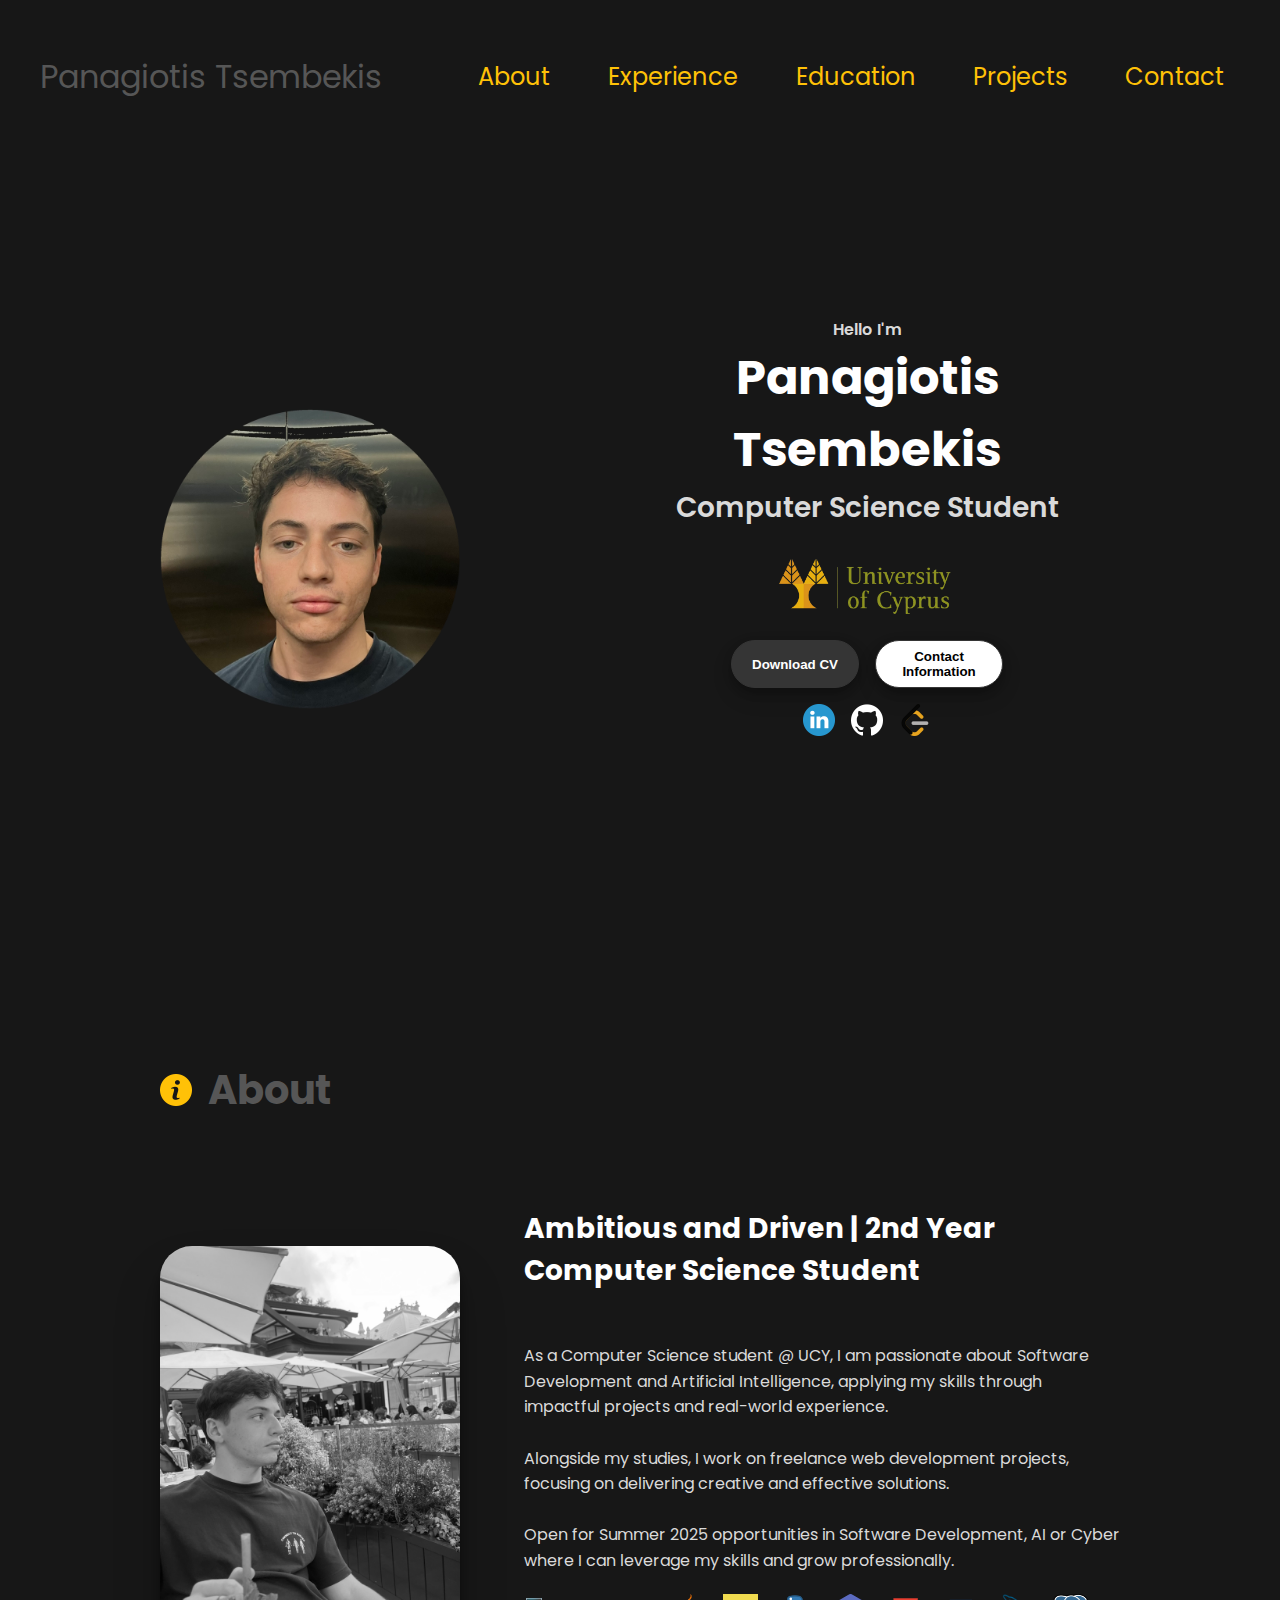
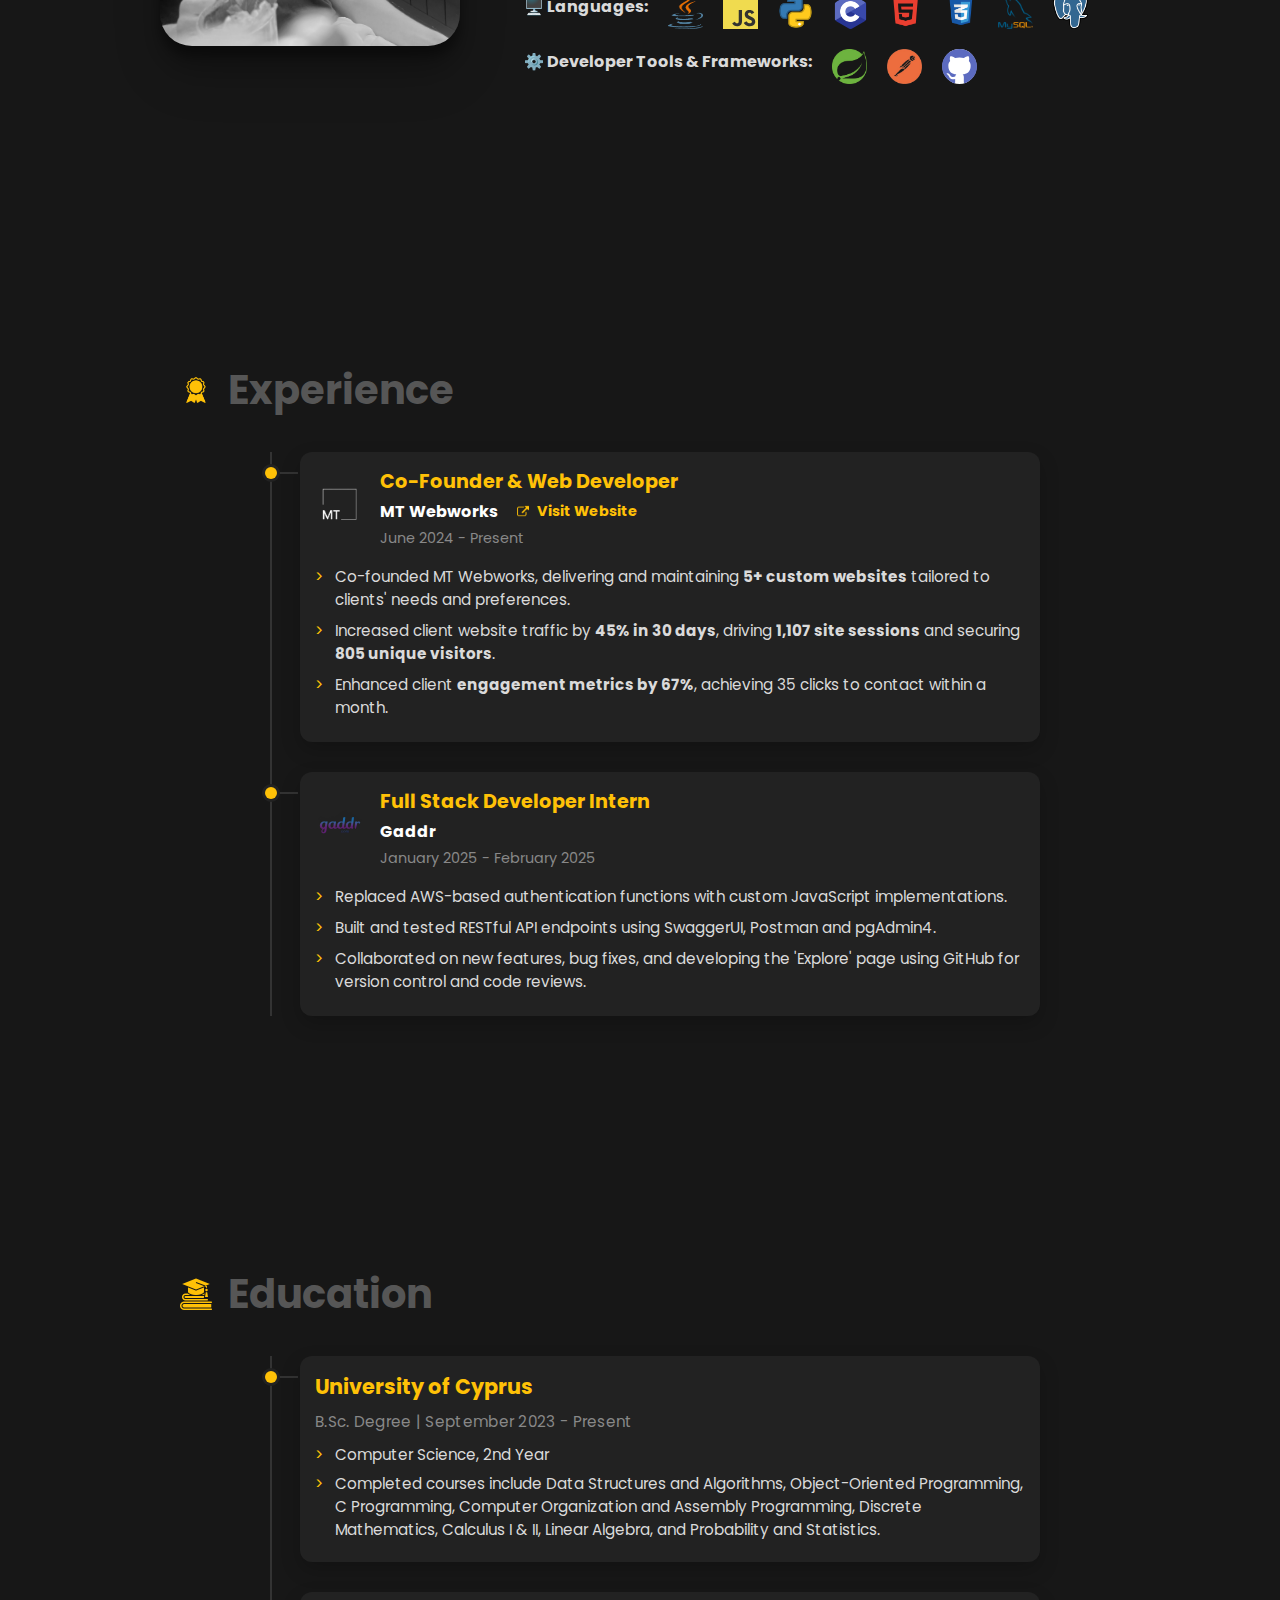
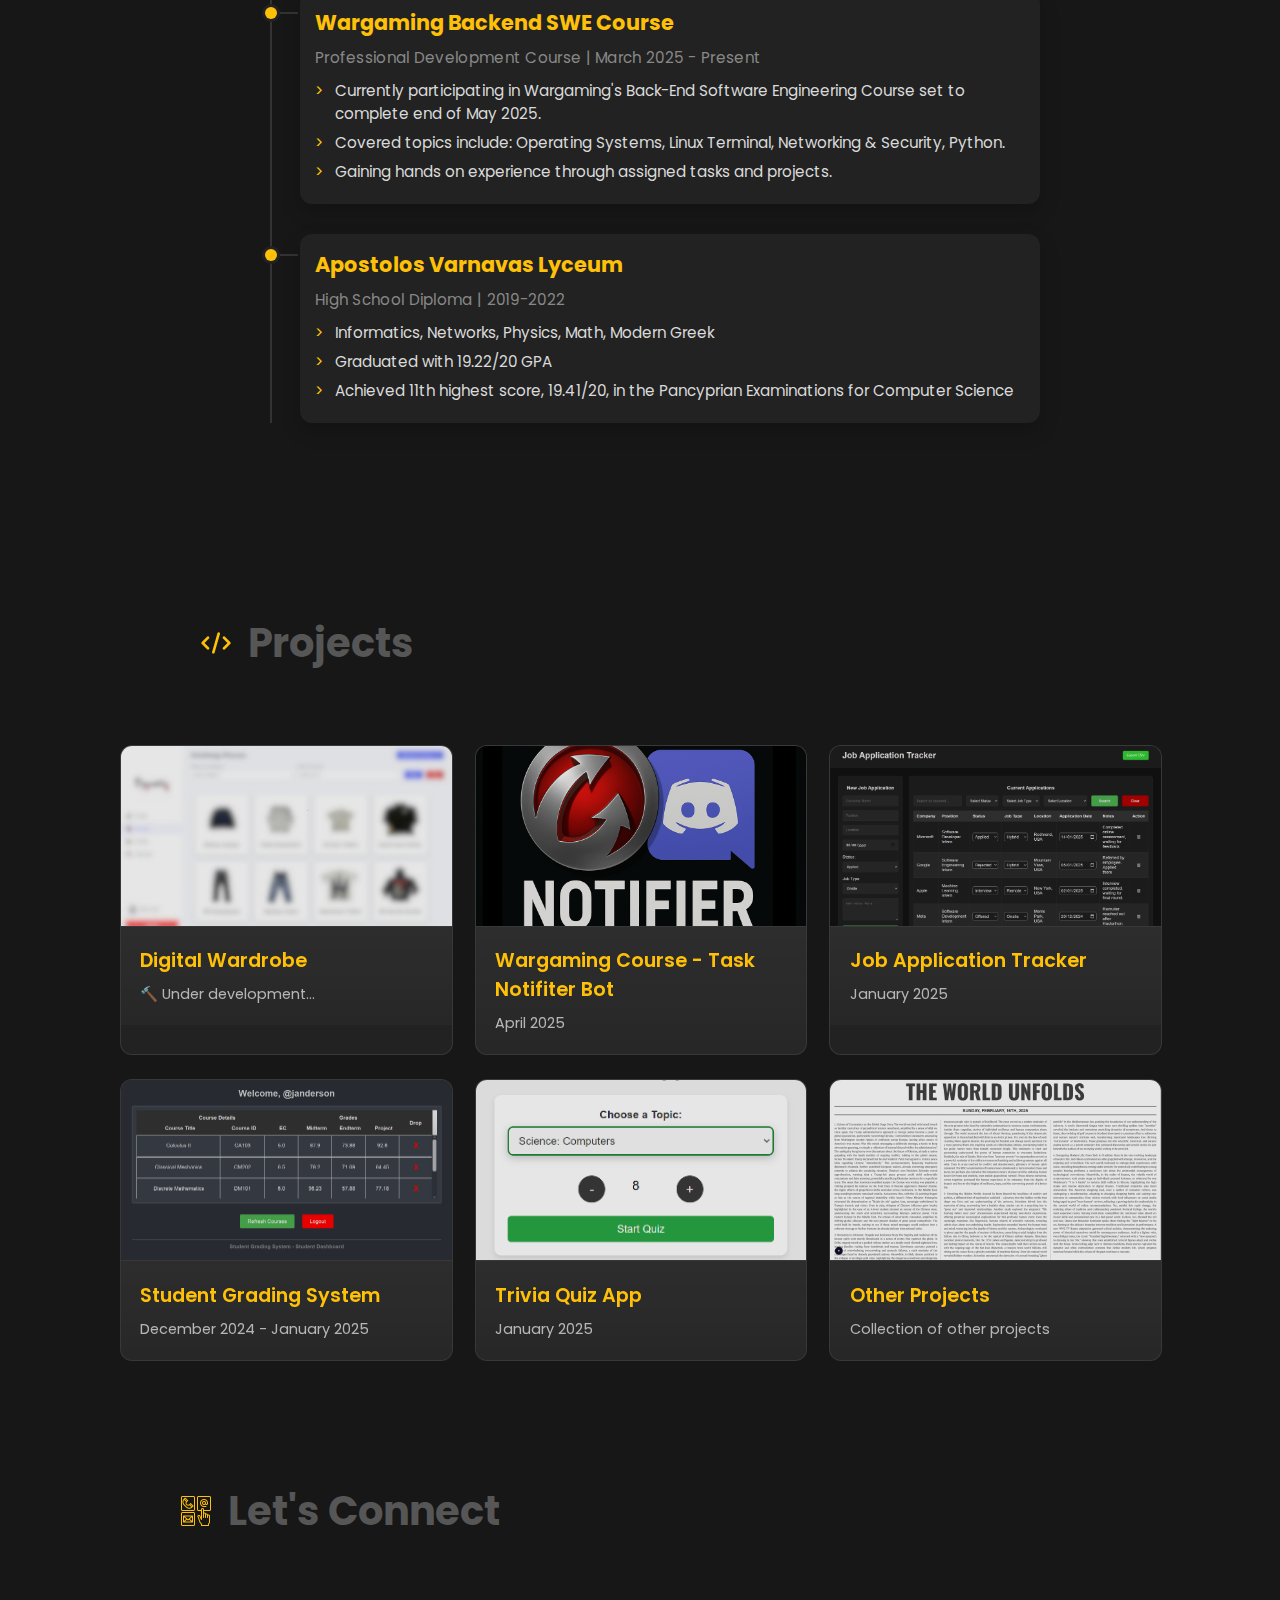
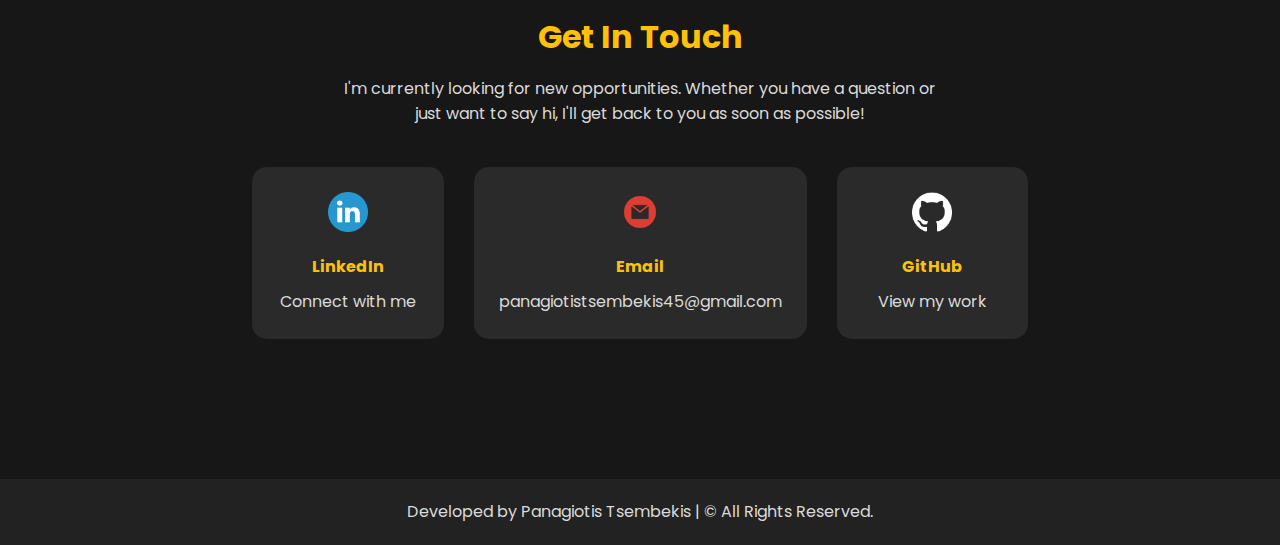
<file: index.html>
<!DOCTYPE html>
<html lang="en">
  <head>
    <meta charset="UTF-8" />
    <meta http-equiv="X-UA-Compatible" content="IE=edge" />
    <meta name="viewport" content="width=device-width, initial-scale=1.0" />
    <title>Panagiotis Tsembekis - Porfolio</title>

    <link rel="icon" href="/assets/favicon.png" type="image/png">

    <link rel="stylesheet" href="/css/style.css" />
    <link rel="stylesheet" href="/css/animations.css">
    <link rel="stylesheet" href="/css/mediaqueries.css" />

    <link rel="stylesheet" href="https://cdnjs.cloudflare.com/ajax/libs/font-awesome/6.5.1/css/all.min.css">
  </head>
  <body>
    <nav id="desktop-nav">
      <div class="logo">Panagiotis Tsembekis</div>
      <div>
        <ul class="nav-links">
          <li><a href="#about">About</a></li>
          <li><a href="#experience">Experience</a></li>
          <li><a href="#education">Education</a></li>
          <li><a href="#projects">Projects</a></li>
          <li><a href="#contact">Contact</a></li>
        </ul>
      </div>
    </nav>
    <nav id="hamburger-nav">
      <div class="logo">Panagiotis Tsembekis</div>
      <div class="hamburger-menu">
        <div class="hamburger-icon" onclick="toggleMenu()">
          <span></span>
          <span></span>
          <span></span>
        </div>
        <div class="menu-links">
          <li><a href="#about" onclick="toggleMenu()">About</a></li>
          <li><a href="#experience">Experience</a></li>
          <li><a href="#education" onclick="toggleMenu()">Education</a></li>
          <li><a href="#projects">Projects</a></li>
          <li><a href="#contact" onclick="toggleMenu()">Contact</a></li>
        </div>
      </div>
    </nav>

    <!-- PROFILE -->
    <section id = "profile">
      <div class = "section__pic-container">
        <img src="./assets/profile-pic.JPEG" alt="Panagiotis Tsembekis profile picture">
      </div>
      <div class = "section__text">
        <p class = "section__text__p1">Hello I'm</p>
        <h1 class = "title">Panagiotis Tsembekis</h1>
        <p class = "section__text__p2">Computer Science Student</p>
        <img src="./assets/UCY-logo.png" alt="UCY Logo" class="ucy-logo">
        <div class = "btn-container">
          <button
            class="btn btn-color-2"
            onclick="window.open('./assets/Panagiotis_Tsembekis_CV_2025.pdf')"
          >
            Download CV
          </button>
          <button class="btn btn-color-1" onclick="location.href='./#contact'">
            Contact Information
          </button>
        </div>
        <div id = "socials-container">
          <img src="./assets/linkedin.png" alt="LinkedIn Profile" class="icon" onclick="window.open('https://www.linkedin.com/in/panagiotis-tsembekis/', '_blank')">
          <img src="./assets/github.png" alt="GitHub Profile" class="icon" onclick="window.open('https://github.com/tsembp/', '_blank')">
          <img src="./assets/leetcode-icon.png" alt="Leetcode Profile" class="icon" onclick="window.open('https://leetcode.com/u/tsembp/', '_blank')">
        </div>
      </div>
    </section>

    <!-- ABOUT -->
    <section id="about">
      <div class="section-header">
        <img src="./assets/about-icon.png" alt="About icon downloaded from flaticon.com" class="decorative-icon">
        <h2>About</h2>
      </div>
      <div class="section-container">
        <div class="section__pic-container">
          <img
            src="./assets/about-picture.JPEG"
            alt="Profile picture"
            class="about-pic"
          />
        </div>
        <div class="about-details-container">
          <div class="text-container">
            <h3>Ambitious and Driven | 2nd Year Computer Science Student</h3>
            <p>
              <br><br>As a Computer Science student @ UCY, I am passionate about Software Development and Artificial Intelligence, applying my skills through impactful projects and real-world experience.
              <br><br>Alongside my studies, I work on freelance web development projects, focusing on delivering creative and effective solutions.
              <br><br>Open for Summer 2025 opportunities in Software Development, AI or Cyber where I can leverage my skills and grow professionally.
            </p>

            <!-- Languages -->
            <div class="skills-container">
              <p class="skills-title">🖥️ Languages:</p>
              <div class="skill">
                <img src="./assets/java-icon.png" alt="Java Icon" class="skill-icon">
              </div>
              <div class="skill">
                <img src="./assets/javascript.svg" alt="JavaScript Icon" class="skill-icon">
              </div>
              <div class="skill">
                <img src="./assets/python-icon.webp" alt="Python Icon" class="skill-icon">
              </div>
              <div class="skill">
                <img src="./assets/c-icon.webp" alt="C Icon" class="skill-icon">
              </div>
                <div class="skill">
                <img src="./assets/html-icon.png" alt="HTML Icon" class="skill-icon">
              </div>
              <div class="skill">
                <img src="./assets/css-icon.png" alt="CSS Icon" class="skill-icon">
              </div>
              <div class="skill">
                <img src="./assets/mysql-logo.png" alt="MySQL Icon" class="skill-icon">
              </div>
              <div class="skill">
                <img src="./assets/postgrelogo.png" alt="PostgreSQL Icon" class="skill-icon">
              </div>
            </div>

            <!-- Tools & Frameworks -->
            <div class="skills-container">
              <p class="skills-title">⚙️ Developer Tools & Frameworks:</p>
              <div class="skill">
                <img src="./assets/springboot-logo.png" alt="Spring Boot Icon" class="skill-icon">
              </div>
              <div class="skill">
                <img src="./assets/postman-logo.png" alt="Postman API Icon" class="skill-icon">
              </div>
              <div class="skill">
                <img src="./assets/github-icon-2.svg" alt="Python Icon" class="skill-icon">
              </div>
            </div>
          </div>
        </div>
      </div>
    </section>

    <!-- EXPERIENCE -->
    <section id="experience">
      <div class="experience-container">
        <div class="section-header">
          <img src="./assets/experience.png" alt="Experience Icon" class="decorative-icon">
          <h2>Experience</h2>
        </div>
        <div class="experience-timeline">
          <!-- mt webworks -->
          <div class="experience-item">
            <div class="experience-content">
              <div class="experience-header">
                <div class="company-logo">
                  <img src="./assets/mtwebworks-logo.png" alt="UCY Logo">
                </div>
                <div class="experience-title">
                  <h3>Co-Founder & Web Developer</h3>
                  <h4>MT Webworks
                    <a href="https://mt-webworks.com" target="_blank" class="company-link">
                      <img src="./assets/external-link.png" alt="External Link" class="external-link-icon">
                      Visit Website
                    </a>
                  </h4>
                  <p class="duration">June 2024 - Present</p>
                </div>
              </div>
              <div class="experience-details">
                <ul>
                  <li>Co-founded MT Webworks, delivering and maintaining <strong>5+ custom websites</strong> tailored to clients' needs and preferences.</li>
                  <li>Increased client website traffic by <strong>45% in 30 days</strong>, driving <strong>1,107 site sessions</strong> and securing <strong>805 unique visitors</strong>.</li>
                  <li>Enhanced client <strong>engagement metrics by 67%</strong>, achieving 35 clicks to contact within a month.</li>
                </ul>
              </div>
            </div>
          </div>
          <!-- gaddr -->
          <div class="experience-item">
            <div class="experience-content">
              <div class="experience-header">
                <div class="company-logo">
                  <img src="./assets/gaddr-logo.png" alt="UCY Logo">
                </div>
                <div class="experience-title">
                  <h3>Full Stack Developer Intern</h3>
                  <h4>Gaddr</h4>
                  <p class="duration">January 2025 - February 2025</p>
                </div>
              </div>
              <div class="experience-details">
                <ul>
                  <li>Replaced AWS-based authentication functions with custom JavaScript implementations.</li>
                  <li>Built and tested RESTful API endpoints using SwaggerUI, Postman and pgAdmin4.</li>
                  <li>Collaborated on new features, bug fixes, and developing the 'Explore' page using GitHub for version control and code reviews.</li>
                </ul>
              </div>
            </div>
          </div>
        </div>
      </div>
    </section>

    <!-- EDUCATION -->
    <section id="education">
      <div class="education-container">
        <div class="section-header">
          <img src="./assets/education-icon.png" alt="Education Icon, Icon made by Pixel perfect from www.flaticon.com" class="decorative-icon">
          <h2>Education</h2>
        </div>
        <div class="timeline">
          <div class="timeline-item">
            <div class="timeline-content">
              <h3>University of Cyprus</h3>
              <h4>B.Sc. Degree | September 2023 - Present</h4>
              <ul>
                <li>Computer Science, 2nd Year</li>
                <li>Completed courses include Data Structures and Algorithms, Object-Oriented Programming, C Programming, Computer Organization and Assembly Programming, Discrete Mathematics, Calculus I & II, Linear Algebra, and Probability and Statistics.</li>
              </ul>
            </div>
          </div>
          <div class="timeline-item">
            <div class="timeline-content">
              <h3>Wargaming Backend SWE Course</h3>
              <h4>Professional Development Course | March 2025 - Present</h4>
              <ul>
                <li>Currently participating in Wargaming's Back-End Software Engineering Course set to complete end of May 2025.</li>
                <li>Covered topics include: Operating Systems, Linux Terminal, Networking & Security, Python.</li>
                <li>Gaining hands on experience through assigned tasks and projects.</li>
              </ul>
            </div>
          </div>
          <div class="timeline-item">
            <div class="timeline-content">
              <h3>Apostolos Varnavas Lyceum</h3>
              <h4>High School Diploma | 2019-2022</h4>
              <ul>
                <li>Informatics, Networks, Physics, Math, Modern Greek</li>
                <li>Graduated with 19.22/20 GPA</li>
                <li>Achieved 11th highest score, 19.41/20, in the Pancyprian Examinations for Computer Science</li>
              </ul>
            </div>
          </div>
        </div>
      </div>
    </section>

    <!-- PROJECTS -->
    <section id="projects">
      <div class="section-header">
        <img src="./assets/projects-icon.png" alt="Project Icon, Icon made by Pixel perfect from www.flaticon.com" class="decorative-icon">
        <h2>Projects</h2>
      </div>
      <div class="projects-grid">
        <!-- Digital Wardrobe -->
        <div class="project-card" onclick="openProjectDetails('digitalWardrobe')">
          <div class="project-card-image">
            <img src="./assets/projects-preview/digitalwardrobe.jpg" alt="Digital Wardrobe Project">
            <div class="project-overlay">
              <i class="fas fa-eye"></i>
              <span>View Project</span>
            </div>
          </div>
          <div class="project-card-content">
            <h3>Digital Wardrobe</h3>
            <p>🔨 Under development...</p>
          </div>
        </div>

        <!-- WG Discord Bot -->
        <div class="project-card" onclick="openProjectDetails('wgDiscordBot')">
          <div class="project-card-image">
            <img src="./assets/projects-preview/wgdiscordbot.png" alt="Wargaming Discord Bot Project">
            <div class="project-overlay">
              <i class="fas fa-eye"></i>
              <span>View Project</span>
            </div>
          </div>
          <div class="project-card-content">
            <h3>Wargaming Course - Task Notifiter Bot</h3>
            <p>April 2025</p>
          </div>
        </div>

        <!-- Job Application Tracker -->
        <div class="project-card" onclick="openProjectDetails('jobApplicationTracker')">
          <div class="project-card-image">
            <img src="./assets/projects-preview/jobapplicationtracker.png" alt="Job Application Tracker Project">
            <div class="project-overlay">
              <i class="fas fa-eye"></i>
              <span>View Project</span>
            </div>
          </div>
          <div class="project-card-content">
            <h3>Job Application Tracker</h3>
            <p>January 2025</p>
          </div>
        </div>

        <!-- Student Grading System -->
        <div class="project-card" onclick="openProjectDetails('studentGradingSystem')">
          <div class="project-card-image">
            <img src="./assets/projects-preview/studentgradingsystem.png" alt="Student Grading System Project">
            <div class="project-overlay">
              <i class="fas fa-eye"></i>
              <span>View Project</span>
            </div>
          </div>
          <div class="project-card-content">
            <h3>Student Grading System</h3>
            <p>December 2024 - January 2025</p>
          </div>
        </div>

        <!-- Trivia Quiz App -->
        <div class="project-card" onclick="openProjectDetails('triviaQuizApp')">
          <div class="project-card-image">
            <img src="./assets/projects-preview/quizapp.png" alt="Trivia Quiz App Project">
            <div class="project-overlay">
              <i class="fas fa-eye"></i>
              <span>View Project</span>
            </div>
          </div>
          <div class="project-card-content">
            <h3>Trivia Quiz App</h3>
            <p>January 2025</p>
          </div>
        </div>

        <!-- Other Projects -->
        <div class="project-card" onclick="openProjectDetails('others')">
          <div class="project-card-image">
            <img src="./assets/projects-preview/newsfeed.png" alt="Other Projects">
            <div class="project-overlay">
              <i class="fas fa-eye"></i>
              <span>View Projects</span>
            </div>
          </div>
          <div class="project-card-content">
            <h3>Other Projects</h3>
            <p>Collection of other projects</p>
          </div>
        </div>
      </div>
    </section>

    <!-- Project Details Modal -->
    <div id="projectModal" class="modal">
      <div class="modal-content">
        <span class="close-modal">&times;</span>
        <div id="modalContent"></div>
      </div>
    </div>

    <!-- CONTACT -->
    <section id="contact">
      <div class="section-header">
        <img src="./assets/contact-icon.png" alt="Contact Icon" class="decorative-icon">
        <h2>Let's Connect</h2>
      </div>
      <div class="contact-container">
        <div class="contact-content">
          <div class="contact-text">
            <h3>Get In Touch</h3>
            <p>I'm currently looking for new opportunities. Whether you have a question or just want to say hi, I'll get back to you as soon as possible!</p>
          </div>
          <div class="contact-cards">
            <div class="contact-card">
              <img src="./assets/linkedin.png" alt="LinkedIn Icon" class="contact-card-icon">
              <h4>LinkedIn</h4>
              <a href="https://www.linkedin.com/in/panagiotis-tsembekis/" target="_blank">Connect with me</a>
            </div>
            <div class="contact-card">
              <img src="./assets/email.png" alt="Email Icon" class="contact-card-icon">
              <h4>Email</h4>
              <a href="mailto:panagiotistsembekis45@gmail.com">panagiotistsembekis45@gmail.com</a>
            </div>
            <div class="contact-card">
              <img src="./assets/github.png" alt="GitHub Icon" class="contact-card-icon">
              <h4>GitHub</h4>
              <a href="https://github.com/tsembp" target="_blank">View my work</a>
            </div>
          </div>
        </div>
      </div>
    </section>

    <!-- FOOTER -->
    <footer>
      <!-- <nav>
        <div class = "nav-links-container">
          <ul class="nav-links">
            <li><a href="#about">About</a></li>
            <li><a href="#experience">Experience</a></li>
            <li><a href="#education">Education</a></li>
            <li><a href="#projects">Projects</a></li>
            <li><a href="#contact">Contact</a></li>
          </ul>
        </div>
      </nav> -->
      <p>Developed by Panagiotis Tsembekis | &#169 All Rights Reserved.</p>
    </footer>

    <button id="top-btn" class="top-btn" onclick="topFunction()">
      <i class="fas fa-arrow-up"></i>
    </button>

    <script src = "/js/script.js"></script>
    </body>
</html>
</file>
<file: css/style.css>
/* GENERAL */

@import url("https://fonts.googleapis.com/css2?family=Poppins:wght@300;400;500;600&display=swap");

* {
  margin: 0;
  padding: 0;
}

body {
  background-color: #171717;
  font-family: "Poppins", sans-serif;
  overflow-x: hidden;
  min-width: 320px;
}

html {
  font-size: 16px;
  scroll-behavior: smooth;
}

p {
  color: #DADADA;
}

h1, h2, h3, h4, h5, h6 {
  color: #FFFFFF;
}

p {
  line-height: 1.6;
  font-size: clamp(0.875rem, 2vw, 1rem);
}

/* Flexible headings */
h1 {
  font-size: clamp(2rem, 5vw, 3rem);
}

h2 {
  font-size: clamp(1.5rem, 4vw, 2.5rem);
}

h3 {
  font-size: clamp(1.25rem, 3vw, 1.75rem);
}

/* BUTTONS  TRANSITION */

a,
.btn {
  transition: all 300ms ease;
}

/* DESKTOP NAV */

nav,
.nav-links {
  display: flex;
}

.nav-links {
  gap: 0.5rem;
  gap: clamp(0.5rem, 2vw, 2rem);

}

.nav-links li {
  list-style: none;
  padding: 0 1rem;
}

nav {
  justify-content: space-around;
  align-items: center;
  height: 17vh;
}

.nav-links a{
  color: #FFC107;
  gap: 2rem;
  list-style: none;
  font-size: 1.5rem;
  position: relative;
}

.nav-links a:hover::after {
  width: 100%;
}

.nav-links a::after {
  content: "";
  position: absolute;
  bottom: -0.2rem;
  left: 0;
  width: 0%;
  height: 2px;
  background-color: rgb(181, 181, 181);
  transition: width 0.3s ease-in-out;
}

a {
  color: #FFC107;
  text-decoration: none;
  position: relative;
}

a::after {
  content: "";
  position: absolute;
  bottom: -0.2rem;
  left: 0;
  width: 0%;
  height: 2px; 
  background-color: rgb(181, 181, 181);
  transition: width 0.3s ease-in-out; 
}

a:hover::after {
  width: 100%; 
}

a:hover {
  color: grey;
}


.logo {
  color:rgb(86, 86, 86);
  font-size: 2rem;
}

.favicon-logo{
  width: 100px;
  height: auto;
  margin-left: 0px;
}

.logo:hover {
  cursor: default;
}

/* HAMBURGER MENU STYLING */

#hamburger-nav {
  display: none;
}

.hamburger-menu {
  position: relative;
  display: inline-block;
}

.hamburger-icon {
  display: flex;
  flex-direction: column;
  justify-content: space-between;
  height: 24px;
  width: 30px;
  cursor: pointer;
}

.hamburger-icon span {
  width: 100%;
  height: 2px;
  background-color: #FFC107;
  transition: all 0.3s ease-in-out;
}

.menu-links {
  position: absolute;
  top: 100%;
  right: 0;
  background-color: #222;
  width: 200px;
  max-height: 0;
  overflow: hidden;
  transition: all 0.3s ease-in-out;
  border-radius: 10px;
  box-shadow: 0 4px 6px rgba(0, 0, 0, 0.1);
  z-index: 1000;
}

.menu-links a {
  display: block;
  padding: 15px;
  text-align: center;
  font-size: 1.2rem;
  color: #FFC107;
  text-decoration: none;
  transition: all 0.3s ease-in-out;
}

.menu-links li {
  list-style: none;
}

.menu-links.open {
  max-height: 300px;
  padding: 10px 0;
}

.hamburger-icon.open span:first-child {
  transform: rotate(45deg) translate(6px, 6px);
}

.hamburger-icon.open span:nth-child(2) {
  opacity: 0;
}

.hamburger-icon.open span:last-child {
  transform: rotate(-45deg) translate(6px, -6px);
}

.hamburger-icon span:first-child {
  transform: none;
}

.hamburger-icon span:first-child {
  opacity: 1;
}

.hamburger-icon span:first-child {
  transform: none;
}

/* SECTIONS STYLING */

section {
  padding-top: 4vh;
  height: 96vh;
  margin: 0 10rem;
  margin-bottom: 40px;
  box-sizing: border-box;
  min-height: fit-content;
  padding: 4rem 0;
  box-sizing: border-box;
}

.section-container {
  display: flex;
}

.section-header {
  display: flex;
  align-items: center;
  gap: 1rem;
  margin-bottom: 2rem;
}

.section-header img.decorative-icon {
  height: 2rem;
  cursor: default;
}

.section-header h2 {
  font-size: 2.5rem;
  color: rgb(86, 86, 86);
}


/* PROFILE SECTION STYLING */

#profile {
  display: flex;
  justify-content: center;
  gap: 5rem;
  height: 80vh;
}

.section__pic-container {
  display: flex;
  height: 450px;
  width: 450px;
  margin: auto 0;
}

.section__text {
  align-self: center;
  text-align: center;
}

.section__text p {
  font-weight: 600;
}

.section__text__p1 {
  text-align: center;
}

.section__text__p2 {
  font-size: 1.75rem;
  margin-bottom: 1rem;
}

.title {
  font-size: 3rem;
  text-align: center;
}

#socials-container {
  display: flex;
  justify-content: center;
  margin-top: 1rem;
  gap: 1rem;
}

.ucy-logo {
  width: 200px;
  height: auto;
  margin-left: 0px;
}


/* ICONS STYLING */

.icon {
  cursor: pointer;
  height: 2rem;
}

.decorative-icon{
  height: 2rem;
  cursor: default;
}

/* BUTTONS STYLING */

.btn-container {
  display: flex;
  justify-content: center;
  gap: 1rem;
}

.btn {
  font-weight: 600;
  transition: all 300ms ease;
  padding: 0.5rem 1rem;
  width: 8rem;
  border-radius: 2rem;
  box-shadow: 0px 5px 10px rgba(0, 0, 0, 0.2), 0px 10px 20px rgba(0, 0, 0, 0.15);
  color: black;
}

.btn:hover {
  cursor: pointer;
  box-shadow: 0px 3px 6px rgba(0, 0, 0, 0.3), 0px 6px 12px rgba(0, 0, 0, 0.2);
  transform: translateY(-2px);
}

.btn:active {
  box-shadow: 0px 2px 4px rgba(0, 0, 0, 0.3);
  transform: translateY(1px);
}

.btn-color-1,
.btn-color-2 {
  border: rgb(53, 53, 53) 0.1rem solid;
}

.btn-color-1 {
  background: white;
  color: black;
}

.btn-color-1:hover {
  background: rgb(53, 53, 53);
  color: white;
}

.btn-color-2 {
  background: rgb(53, 53, 53);
  color: white;
}

.btn-color-2:hover {
  background: rgb(53, 53, 53);
  color: white;
}


/* ABOUT SECTION STYLING */
#about {
  position: relative;
}

#about h2 {
  font-size: 2.5rem;
  color: rgb(86, 86, 86);
}

.about-containers {
  gap: 2rem;
  margin-bottom: 2rem;
  margin-top: 2rem;
}

.about-details-container {
  justify-content: center;
  flex-direction: column;
}

.about-containers,
.about-details-container {
  display: flex;
}

.about-pic {
  border-radius: 2rem;
  box-shadow:
    0px 10px 10px rgba(0, 0, 0, 0.3),
    0px 20px 25px rgba(0, 0, 0, 0.2),
    0px 30px 50px rgba(0, 0, 0, 0.15);
  transform: translateZ(0);
}

.arrow {
  position: absolute;
  right: -5rem;
  bottom: 2.5rem;
}

.details-container {
  padding: 1.5rem;
  flex: 1;
  background: white;
  border-radius: 2rem;
  border: rgb(53, 53, 53) 0.1rem solid;
  border-color: rgb(163, 163, 163);
  text-align: center;
}

.section-container {
  gap: 4rem;
  height: 80%;
}

.section__pic-container {
  height: 400px;
  width: 400px;
  margin: auto 0;
}

.skills-container {
  display: flex;
  flex-wrap: wrap;
  gap: 20px;
  margin-top: 20px;
  grid-template-columns: repeat(auto-fit, minmax(60px, 1fr));
}

.skill {
  display: flex;
  flex-direction: column;
  align-items: center;
  text-align: center;
}

.skill-icon {
  width: 35px;
  height: 35px;
  transition: transform 0.2s;
}

.skill-icon:hover {
  transform: scale(1.1);
}

.skill-name {
  font-size: 14px;
  color: #333;
}

.skills-title {
  font-size: 16px;
  font-weight: bold;
  margin-bottom: 10px;
}

/* PROJECTS STYLING */
#projects {
  text-align: left;
  display: block;
  height: auto;
  margin: 0;
  padding: 60px 20px;
}

#projects .section-header {
  padding: 0 0 40px 180px;
  display: flex;
  align-items: center;
  gap: 1rem;
}

#projects .section-header h2 {
  text-align: left;
  margin: 0;
  font-size: 2.5rem;
  color: rgb(86, 86, 86);
}

.projects-grid {
  display: grid;
  grid-template-columns: repeat(auto-fit, minmax(250px, 1fr));
  gap: 1.5rem;
  padding: 0 100px;
  max-width: 1400px;
  margin: 0 auto;
  perspective: 1000px;
}

.project-card {
  background: rgba(255, 255, 255, 0.05);
  border-radius: 12px;
  overflow: hidden;
  /* transition: all 0.4s cubic-bezier(0.175, 0.885, 0.32, 1.275); */
  cursor: pointer;
  max-width: 350px;
  margin: 0 auto;
  width: 100%;
  position: relative;
  border: 1px solid rgba(255, 255, 255, 0.1);
  backdrop-filter: blur(5px);
}

.project-card:hover {
  /* transform: translateY(-5px) rotateX(5deg); */
  box-shadow: 0 15px 30px rgba(0, 0, 0, 0.3);
  border-color: rgba(255, 193, 7, 0.3);
}

.project-card:active {
  transform: translateY(0) rotateX(0);
}

.project-card-image {
  position: relative;
  width: 100%;
  height: 180px;
  overflow: hidden;
  border-bottom: 1px solid rgba(255, 255, 255, 0.1);
}

.project-card-image img {
  width: 100%;
  height: 100%;
  object-fit: cover;
  transition: transform 0.5s ease;
  filter: brightness(0.9);
}

.project-overlay {
  position: absolute;
  top: 0;
  left: 0;
  width: 100%;
  height: 100%;
  background: linear-gradient(
    to bottom,
    rgba(0, 0, 0, 0.7),
    rgba(0, 0, 0, 0.9)
  );
  display: flex;
  flex-direction: column;
  justify-content: center;
  align-items: center;
  opacity: 0;
  transition: all 0.4s ease;
  transform: translateY(10px);
}

.project-card:hover .project-overlay {
  opacity: 1;
  transform: translateY(0);
}

.project-card:hover .project-card-image img {
  transform: scale(1.1);
  filter: brightness(0.7);
}

.project-overlay i {
  color: #FFC107;
  font-size: 2rem;
  margin-bottom: 0.5rem;
  transform: translateY(-10px);
  opacity: 0;
  transition: all 0.3s ease 0.1s;
}

.project-overlay span {
  color: white;
  font-size: 1rem;
  font-weight: 500;
  transform: translateY(10px);
  opacity: 0;
  transition: all 0.3s ease 0.2s;
}

.project-card:hover .project-overlay i,
.project-card:hover .project-overlay span {
  transform: translateY(0);
  opacity: 1;
}

.project-card-content {
  padding: 1.2rem;
  background: linear-gradient(
    to bottom,
    rgba(255, 255, 255, 0.05),
    rgba(255, 255, 255, 0.02)
  );
}

.project-card-content h3 {
  color: #FFC107;
  margin-bottom: 0.5rem;
  font-size: 1.2rem;
  font-weight: 600;
  transition: color 0.3s ease;
}

.project-card:hover .project-card-content h3 {
  color: #FFD54F;
}

.project-card-content p {
  color: #DADADA;
  font-size: 0.9rem;
  margin: 0;
  opacity: 0.8;
}

/* Modal Styling */
.modal {
  display: none;
  position: fixed;
  top: 0;
  left: 0;
  width: 100%;
  height: 100%;
  background: rgba(0, 0, 0, 0.9);
  z-index: 1000;
  overflow-y: auto;
  opacity: 0;
  transition: opacity 0.3s ease;
}

.modal.show {
  opacity: 1;
}

.modal-content {
  position: relative;
  background: linear-gradient(145deg, #1a1a1a, #2a2a2a);
  margin: 50px auto;
  padding: 2.5rem;
  width: 90%;
  max-width: 800px;
  border-radius: 15px;
  box-shadow: 0 15px 30px rgba(0, 0, 0, 0.4);
  transform: translateY(20px);
  opacity: 0;
  transition: all 0.4s ease;
  border: 1px solid rgba(255, 255, 255, 0.1);
}

.modal.show .modal-content {
  transform: translateY(0);
  opacity: 1;
}

.close-modal {
  position: absolute;
  right: 20px;
  top: 20px;
  font-size: 2rem;
  color: #FFC107;
  cursor: pointer;
  transition: all 0.3s ease;
  width: 40px;
  height: 40px;
  display: flex;
  align-items: center;
  justify-content: center;
  border-radius: 50%;
  background: rgba(255, 255, 255, 0.05);
}

.close-modal:hover {
  color: #FFD54F;
  background: rgba(255, 255, 255, 0.1);
  transform: rotate(90deg);
}

/* Tech stack styling enhancement */
.tech-stack {
  display: flex;
  flex-wrap: wrap;
  gap: 0.8rem;
  margin-top: 1.5rem;
}

.tech-tag {
  background: rgba(255, 193, 7, 0.1);
  color: #FFC107;
  padding: 0.4rem 1rem;
  border-radius: 20px;
  font-size: 0.9rem;
  border: 1px solid rgba(255, 193, 7, 0.3);
  user-select: none;
  transition: all 0.3s ease;
  display: flex;
  align-items: center;
  gap: 0.5rem;
}

.tech-tag:hover {
  background: #FFC107;
  color: #171717;
  transform: translateY(-2px);
  box-shadow: 0 5px 10px rgba(255, 193, 7, 0.2);
}

/* Modal content styling */
.modal-content h3 {
  font-size: 1.8rem;
  margin-bottom: 1rem;
  color: #FFC107;
}

.modal-content h5 {
  color: #888;
  font-size: 1.1rem;
  margin-bottom: 1.5rem;
  font-weight: 500;
}

.modal-content p {
  line-height: 1.8;
  color: #DADADA;
  margin-bottom: 1.5rem;
}

.modal-content ul {
  margin: 1.5rem 0;
  padding-left: 1.2rem;
}

.modal-content ul li {
  color: #DADADA;
  margin-bottom: 1rem;
  position: relative;
  padding-left: 1.5rem;
}

.modal-content ul li:before {
  position: absolute;
  left: -1rem;
  color: #FFC107;
  font-weight: bold;
}

.modal-content a {
  color: #FFC107;
  text-decoration: none;
  position: relative;
  transition: all 0.3s ease;
  padding-bottom: 2px;
}

.modal-content a:after {
  content: "";
  position: absolute;
  bottom: 0;
  left: 0;
  width: 0;
  height: 2px;
  background: #FFC107;
  transition: width 0.3s ease;
}

.modal-content a:hover:after {
  width: 100%;
}

/* Responsive adjustments */
@media screen and (max-width: 1200px) {
  #projects .section-header {
    padding: 0 0 30px 20px;
  }
  
  .projects-grid {
    padding: 0 40px;
    grid-template-columns: repeat(auto-fit, minmax(220px, 1fr));
  }
}

@media screen and (max-width: 768px) {
  .projects-grid {
    padding: 0 20px;
    grid-template-columns: repeat(2, 1fr);
    gap: 1rem;
    perspective: none;
  }
  
  .project-card-image {
    height: 160px;
  }
  
  .project-card {
    max-width: none;
  }
  
  .modal-content {
    margin: 20px;
    padding: 1.5rem;
  }

  .project-card:hover {
    transform: translateY(-3px);
  }
}

@media screen and (max-width: 480px) {
  .projects-grid {
    grid-template-columns: repeat(2, 1fr);
    gap: 0.8rem;
    padding: 0 10px;
  }
  
  .project-card-image {
    height: 140px;
  }
  
  .project-card-content {
    padding: 1rem;
  }
  
  .project-card-content h3 {
    font-size: 1rem;
  }
  
  .project-card-content p {
    font-size: 0.8rem;
  }

  .modal-content h3 {
    font-size: 1.4rem;
  }

  .modal-content h5 {
    font-size: 1rem;
  }

  .tech-tag {
    padding: 0.3rem 0.8rem;
    font-size: 0.8rem;
  }
}

/* EXPERIENCE STYLING */
#experience {
  padding: 60px 20px;
  text-align: left;
}

#experience h2 {
  font-size: 2.5rem;
  color: rgb(86, 86, 86);
}

/* Experience Timeline Container */
.experience-timeline {
  position: relative;
  max-width: 800px;
  margin: 0 auto;
}

/* Vertical Line */
.experience-timeline::before {
  content: '';
  position: absolute;
  top: 0;
  left: 30px;
  width: 2px;
  height: 100%;
  background-color: #333;
}

/* Experience Item */
.experience-item {
  display: flex;
  margin-bottom: 30px;
  position: relative;
}

/* Dot on the Line */
.experience-item::before {
  content: '';
  position: absolute;
  top: 15px;
  left: 25px;
  width: 12px;
  height: 12px;
  background-color: #FFC107;
  border-radius: 100%;
  box-shadow: 0 0 0 3px #222;
  z-index: 1;
}

/* Box Content */
.experience-content {
  padding: 15px;
  background-color: #222;
  color: #dadada;
  border-radius: 12px;
  box-shadow: 0 8px 20px rgba(0, 0, 0, 0.2);
  width: 100%;
  margin-left: 60px;
  position: relative;
  z-index: 2;
  transition: transform 0.3s ease, box-shadow 0.3s ease;
}

.experience-content:hover {
  transform: translateY(-3px);
  box-shadow: 0 12px 25px rgba(0, 0, 0, 0.3);
}

.experience-header {
  display: flex;
  align-items: center;
  gap: 15px;
  margin-bottom: 15px;
}

.company-logo img {
  width: 50px;
  height: 50px;
  border-radius: 8px;
  object-fit: cover;
}

.experience-title {
  flex: 1;
}

.experience-title h3 {
  color: #FFC107;
  margin-bottom: 3px;
  font-size: 1.2rem;
}

.experience-title h4 {
  color: #fff;
  margin-bottom: 3px;
  font-size: 1rem;
}

.duration {
  color: #888;
  font-size: 0.9rem;
}

.experience-details {
  margin-top: 15px;
}

.experience-details ul {
  list-style-type: none;
  padding-left: 0;
}

.experience-details li {
  color: #DADADA;
  margin-bottom: 8px;
  padding-left: 20px;
  position: relative;
  font-size: 0.95rem;
}

.experience-details li:before {
  content: ">";
  position: absolute;
  left: 0;
  color: #FFC107;
}

.company-link {
  display: inline-flex;
  align-items: center;
  gap: 0.5rem;
  color: #FFC107;
  font-size: 0.9rem;
  margin-left: 1rem;
  text-decoration: none;
  transition: color 0.3s ease;
}

.external-link-icon {
  width: 12px;
  height: 12px;
}

.company-link:hover {
  color: #FFD54F;
}

/* Connecting Line */
.experience-item::after {
  content: '';
  position: absolute;
  top: 20px;
  left: 38px;
  width: 20px;
  height: 2px;
  background-color: #333;
}

/* Responsive styles for Experience section */
@media screen and (max-width: 768px) {
  #experience {
    padding: 40px 15px;
  }

  .experience-timeline::before {
    left: 20px;
  }

  .experience-item::before {
    left: 15px;
    top: 20px;
  }

  .experience-content {
    margin-left: 45px;
    padding: 12px;
  }

  .experience-header {
    flex-direction: column;
    align-items: flex-start;
    gap: 10px;
  }

  .company-logo img {
    width: 40px;
    height: 40px;
  }

  .experience-title h3 {
    font-size: 1.1rem;
  }

  .experience-title h4 {
    font-size: 0.9rem;
  }

  .duration {
    font-size: 0.8rem;
  }

  .experience-details li {
    font-size: 0.9rem;
  }

  .experience-item::after {
    left: 28px;
    width: 15px;
  }
}

@media screen and (max-width: 480px) {
  #experience {
    padding: 30px 10px;
  }

  .experience-timeline::before {
    left: 15px;
  }

  .experience-item::before {
    left: 10px;
    width: 10px;
    height: 10px;
  }

  .experience-content {
    margin-left: 35px;
    padding: 10px;
  }

  .experience-title h3 {
    font-size: 1rem;
  }

  .experience-title h4 {
    font-size: 0.85rem;
  }

  .experience-details li {
    font-size: 0.85rem;
    padding-left: 15px;
  }

  .experience-item::after {
    left: 23px;
    width: 12px;
  }
}

/* EDUCATION STYLING */
#education {
  padding: 60px 20px;
  text-align: left;
}

#education h2 {
  font-size: 2.5rem;
  color: rgb(86, 86, 86);
}

/* Timeline Container */
.timeline {
  position: relative;
  max-width: 800px;
  margin: 0 auto;
}

/* Vertical Line */
.timeline::before {
  content: '';
  position: absolute;
  top: 0;
  left: 30px;
  width: 2px;
  height: 100%;
  background-color: #333;
}

/* Timeline Item */
.timeline-item {
  display: flex;
  margin-bottom: 30px;
  position: relative;
}

/* Dot on the Line */
.timeline-item::before {
  content: '';
  position: absolute;
  top: 15px;
  left: 25px;
  width: 12px;
  height: 12px;
  background-color: #FFC107;
  border-radius: 100%;
  box-shadow: 0 0 0 3px #222;
  z-index: 1;
}

/* Box Content */
.timeline-content {
  padding: 15px;
  background-color: #222;
  color: #dadada;
  border-radius: 12px;
  box-shadow: 0 8px 20px rgba(0, 0, 0, 0.2);
  width: 100%;
  margin-left: 60px;
  position: relative;
  z-index: 2;
  transition: transform 0.3s ease, box-shadow 0.3s ease;
}

.timeline-content:hover {
  transform: translateY(-3px);
  box-shadow: 0 12px 25px rgba(0, 0, 0, 0.3);
}

.timeline-content h3 {
  font-size: 1.3rem;
  color: #FFC107;
  margin: 0 0 8px;
}

.timeline-content h4 {
  color: #888;
  font-size: 0.95rem;
  font-weight: 400;
  margin-bottom: 10px;
  letter-spacing: 0.3px;
}

.timeline-content ul {
  list-style-type: none;
  padding-left: 0;
}

.timeline-content li {
  color: #DADADA;
  margin-bottom: 6px;
  padding-left: 20px;
  position: relative;
  font-size: 0.95rem;
}

.timeline-content li:before {
  content: ">";
  position: absolute;
  left: 0;
  color: #FFC107;
}

/* Connecting Line */
.timeline-item::after {
  content: '';
  position: absolute;
  top: 20px;
  left: 38px;
  width: 20px;
  height: 2px;
  background-color: #333;
}

/* CONTACT STYLING */

/* Contact Section Styling */
#contact {
  height: auto;
  padding: 60px 20px;
}

#contact h2 {
  font-size: 2.5rem;
  color: rgb(86, 86, 86);
}

.contact-container {
  max-width: 1200px;
  margin: 0 auto;
}

.contact-content {
  /* background-color: #222; */
  /* box-shadow: 0 8px 20px rgba(0, 0, 0, 0.2); */
  border-radius: 20px;
  padding: 40px;
}

.contact-text {
  text-align: center;
  margin-bottom: 40px;
}

.contact-text h3 {
  color: #FFC107;
  font-size: 2rem;
  margin-bottom: 15px;
}

.contact-text p {
  color: #DADADA;
  max-width: 600px;
  margin: 0 auto;
}

.contact-cards {
  display: flex;
  justify-content: center;
  gap: 30px;
  flex-wrap: nowrap;
  padding: 0 2rem;
  grid-template-columns: repeat(auto-fit, minmax(250px, 1fr));
}

.contact-card {
  background-color: #2a2a2a;
  padding: 25px;
  border-radius: 15px;
  text-align: center;
  flex: 1;
  /* min-width: 250px; */
  /* max-width: 300px; */
  transition: transform 0.3s ease, box-shadow 0.3s ease;
}

.contact-card:hover {
  transform: translateY(-5px);
  box-shadow: 0 12px 25px rgba(0, 0, 0, 0.3);
}

.contact-card-icon {
  width: 40px;
  height: 40px;
  margin-bottom: 15px;
}

.contact-card h4 {
  color: #FFC107;
  margin-bottom: 10px;
}

.contact-card a {
  white-space: nowrap;
  color: #DADADA;
  text-decoration: none;
  position: relative;
  transition: color 0.3s ease;
}

.contact-card a:hover {
  color: #FFC107;
}

/* FOOTER SECTION */

.top-btn {
  display: none;
  position: fixed;
  bottom: 30px;
  right: 30px;
  z-index: 99;
  width: 40px;
  height: 40px;
  border: none;
  border-radius: 50%;
  background-color: #FFC107;
  color: white;
  cursor: pointer;
  font-size: 20px;
  opacity: 0;
  transition: opacity 0.3s, background-color 0.3s;
  display: flex;
  align-items: center;
  justify-content: center;
}

.top-btn:hover {
  background-color: #555;
}

footer {
  padding: 20px;
  background-color: #222;
  color: white;
  text-align: center;
  position: relative;
}

footer .nav-links-container {
  margin-bottom: 10px;
}


/* ANIMATIONS */

#profile .section__pic-container {
  animation: slideIn 1s ease-out;
}

#profile .section__text {
  animation: fadeIn 1s ease-out;
}

#profile .btn:hover {
  animation: buttonHover 0.3s ease-in-out;
}

#about .section__pic-container {
  animation: fadeIn 1s ease-in-out;
}

#about .about-details-container {
  animation: slideUp 1s ease-in-out;
}

#contact .contact-info-container {
  animation: contactFadeIn 1.5s ease-out;
}

footer {
  animation: slideUp 0.8s ease-out;
}

#socials-container .icon {
  transition: transform 0.3s ease-in-out;
}

#socials-container .icon:hover {
  transform: scale(1.1);
}

.contact-card a,
.project-card h3,
.experience-card h3 {
  word-break: break-word;
  overflow-wrap: break-word;
}
</file>
<file: css/animations.css>
/* animations.css */

/* Fade-in effect for sections */
@keyframes fadeIn {
    0% { opacity: 0; }
    100% { opacity: 1; }
  }
  
  /* Slide-in effect for profile section */
  @keyframes slideIn {
    0% { transform: translateX(-50px); opacity: 0; }
    100% { transform: translateX(0); opacity: 1; }
  }
  
  /* Button hover effect */
  @keyframes buttonHover {
    0% { transform: scale(1); }
    50% { transform: scale(1.1); }
    100% { transform: scale(1); }
  }
  
  /* Slide-up effect for the about section */
  @keyframes slideUp {
    0% { transform: translateY(30px); opacity: 0; }
    100% { transform: translateY(0); opacity: 1; }
  }
  
  /* Fade-in effect for contact info */
  @keyframes contactFadeIn {
    0% { opacity: 0; }
    100% { opacity: 1; }
  }
</file>
<file: css/mediaqueries.css>
@media screen and (max-width: 1400px) {
  #profile {
    height: 83vh;
    margin-bottom: 6rem;
  }
  .about-containers {
    flex-wrap: wrap;
  }
  #contact,
  #projects {
    height: fit-content;
  }
}

@media screen and (max-width: 1200px) {
  #desktop-nav {
    display: none;
  }
  #hamburger-nav {
    display: flex;
  }
  #experience,
  .experience-details-container {
    margin-top: 2rem;
  }
  #profile,
  .section-container {
    display: block;
  }
  .arrow {
    display: none;
  }
  section,
  .section-container {
    height: fit-content;
  }
  section {
    margin: 0 5%;
  }
  .section__pic-container {
    width: 275px;
    height: 275px;
    margin: 0 auto 2rem;
  }
  .about-containers {
    margin-top: 0;
  }

  /* Projects section improvements */
  #projects .section-header {
    padding: 0 0 20px 20px;
  }

  .projects-container {
    padding: 0 10px;
  }

  .projects-menu {
    flex: 0 0 250px;
  }
}

@media screen and (max-width: 600px) {
  #contact,
  footer {
    height: 40vh;
  }
  #profile {
    height: 83vh;
    margin-bottom: 0;
  }
  article {
    font-size: 1rem;
  }
  footer nav {
    height: fit-content;
    margin-bottom: 2rem;
  }
  .about-containers,
  .contact-info-upper-container,
  .btn-container {
    flex-wrap: wrap;
  }
  .contact-info-container {
    margin: 0;
  }
  .contact-info-container p,
  .nav-links li a {
    font-size: 1rem;
  }
  .experience-sub-title {
    font-size: 1.25rem;
  }
  .logo {
    font-size: 1.5rem;
  }
  .nav-links {
    flex-direction: column;
    gap: 0.5rem;
    text-align: center;
  }
  .section__pic-container {
    width: auto;
    height: 46vw;
    justify-content: center;
  }
  .section__text__p2 {
    font-size: 1.25rem;
  }
  .title {
    font-size: 2rem;
  }
  .text-container {
    text-align: justify;
  }
}

/* When the screen size is smaller than 526px */
@media (max-width: 526px) {
  .btn.top-btn {
    padding: 10px 20px; /* Adjust padding if needed */
    position: fixed; /* Make sure it's fixed at the bottom */
    bottom: 20px; /* Space from the bottom */
    left: 50%; /* Center it horizontally */
    transform: translateX(-50%); /* Offset by 50% to center */
  }
}

/* Adjust animation duration on smaller screens */
@media (max-width: 768px) {
  #profile .section__pic-container {
    animation: slideIn 1.5s ease-out;
  }

  #about .about-details-container {
    animation: slideUp 1.5s ease-out;
  }

  /* Contact section improvements */
  .contact-cards {
    flex-direction: column;
    gap: 20px;
    padding: 0;
  }

  .contact-card {
    width: 100%;
    max-width: none;
  }

  .contact-card a {
    font-size: 0.9rem;
  }

  .contact-text h3 {
    font-size: 1.6rem;
  }

  .contact-text p {
    font-size: 0.9rem;
    padding: 0 20px;
  }

  /* Experience section improvements */
  .experience-card {
    padding: 20px;
  }

  .experience-header {
    flex-direction: column;
    gap: 15px;
    align-items: flex-start;
  }

  .company-logo img {
    width: 50px;
    height: 50px;
  }

  .experience-title h3 {
    font-size: 1.2rem;
  }

  .experience-title h4 {
    font-size: 1rem;
  }

  .company-link {
    display: block;
    margin: 5px 0 0 0;
  }

  .experience-details li {
    font-size: 0.9rem;
  }

  /* Education section improvements */
  .timeline::before {
    left: 20px;
  }

  .timeline-item::before {
    left: 15px;
  }

  .timeline-item::after {
    left: 28px;
  }

  .timeline-content {
    margin-left: 45px;
    padding: 15px;
  }

  .timeline-content h3 {
    font-size: 1.2rem;
  }

  .timeline-content h4 {
    font-size: 1rem;
  }

  .timeline-content li {
    font-size: 0.9rem;
  }

  /* Profile section improvements */
  #profile {
    flex-direction: column;
    height: auto;
    padding: 6rem 0;
    gap: 2rem;
  }

  .section__pic-container {
    width: 300px;
    height: 300px;
  }

  .section__pic-container img {
    width: 100%;
    height: 100%;
    object-fit: cover;
    border-radius: 50%;
  }

  .section__text {
    align-items: center;
  }

  .section__text__p2 {
    font-size: 1.2rem;
  }

  .title {
    font-size: 2rem;
  }

  .ucy-logo {
    width: 150px;
  }

  .btn-container {
    flex-wrap: wrap;
    gap: 1rem;
  }

  .btn {
    width: 140px;
    font-size: 0.9rem;
  }

  /* Projects section improvements */
  .projects-container {
    flex-direction: column;
    gap: 1.5rem;
  }

  .projects-menu {
    flex: none;
    display: grid;
    grid-template-columns: repeat(auto-fit, minmax(200px, 1fr));
    gap: 0.8rem;
  }

  .project-menu-item {
    padding: 1rem;
  }

  .project-menu-item:hover {
    transform: translateY(-3px);
  }

  .project-menu-item.active {
    border-left: none;
    border-bottom: 4px solid #FFC107;
  }

  .project-details {
    padding: 1.5rem;
  }

  .project-details h3 {
    font-size: 1.2rem;
  }

  .project-details h5 {
    font-size: 0.9rem;
  }

  .project-details p {
    font-size: 0.9rem;
  }

  .project-details ul li {
    font-size: 0.9rem;
    padding-left: 30px;
  }

  .project-details ul li:before {
    left: 8px;
    font-size: 0.9rem;
  }

  .project-details .tech-tag {
    font-size: 0.8rem;
    padding: 0.2rem 0.6rem;
  }
}

@media screen and (max-width: 480px) {
  .tab {
    min-width: 100%;
    margin-right: 0;
  }

  .tabs {
    width: 100%;
  }

  .tab-content {
    padding: 15px;
  }

  #projects .tab-content ul li {
    padding-left: 25px;
    font-size: 0.9rem;
  }

  .project-text h3 {
    font-size: 1.2rem;
  }

  .contact-content {
    padding: 20px;
  }

  .contact-card {
    padding: 20px;
  }

  .contact-card-icon {
    width: 30px;
    height: 30px;
  }

  .contact-text h3 {
    font-size: 1.4rem;
  }

  .experience-card {
    padding: 15px;
  }

  .experience-timeline {
    padding: 10px;
  }

  .experience-details li {
    padding-left: 15px;
  }

  .experience-details li:before {
    font-size: 0.8rem;
  }

  .timeline-content {
    margin-left: 35px;
    padding: 12px;
  }

  .timeline::before {
    left: 15px;
  }

  .timeline-item::before {
    left: 10px;
    width: 10px;
    height: 10px;
  }

  .timeline-item::after {
    left: 23px;
    width: 15px;
  }

  .timeline-content li {
    padding-left: 15px;
  }

  #profile {
    padding: 4rem 0;
  }

  .section__pic-container {
    width: 250px;
    height: 250px;
  }

  .section__text__p2 {
    font-size: 1rem;
  }

  .title {
    font-size: 1.8rem;
  }

  .ucy-logo {
    width: 120px;
  }

  .btn {
    width: 130px;
    font-size: 0.8rem;
  }

  /* Projects section improvements */
  .projects-menu {
    grid-template-columns: 1fr;
  }

  .project-menu-item {
    padding: 0.8rem;
  }

  .project-menu-item h3 {
    font-size: 1rem;
  }

  .project-menu-item p {
    font-size: 0.8rem;
  }

  .project-details {
    padding: 1rem;
  }

  .project-details h3 {
    font-size: 1.1rem;
  }

  .project-details h5 {
    font-size: 0.85rem;
  }

  .project-details p {
    font-size: 0.85rem;
  }

  .project-details ul li {
    font-size: 0.85rem;
    padding-left: 25px;
    padding-top: 0.4rem;
    padding-bottom: 0.4rem;
  }

  .project-details ul li:before {
    left: 5px;
    font-size: 0.85rem;
  }

  .project-details .tech-stack {
    gap: 0.4rem;
  }

  .project-details .tech-tag {
    font-size: 0.75rem;
    padding: 0.2rem 0.5rem;
  }
}
</file>
